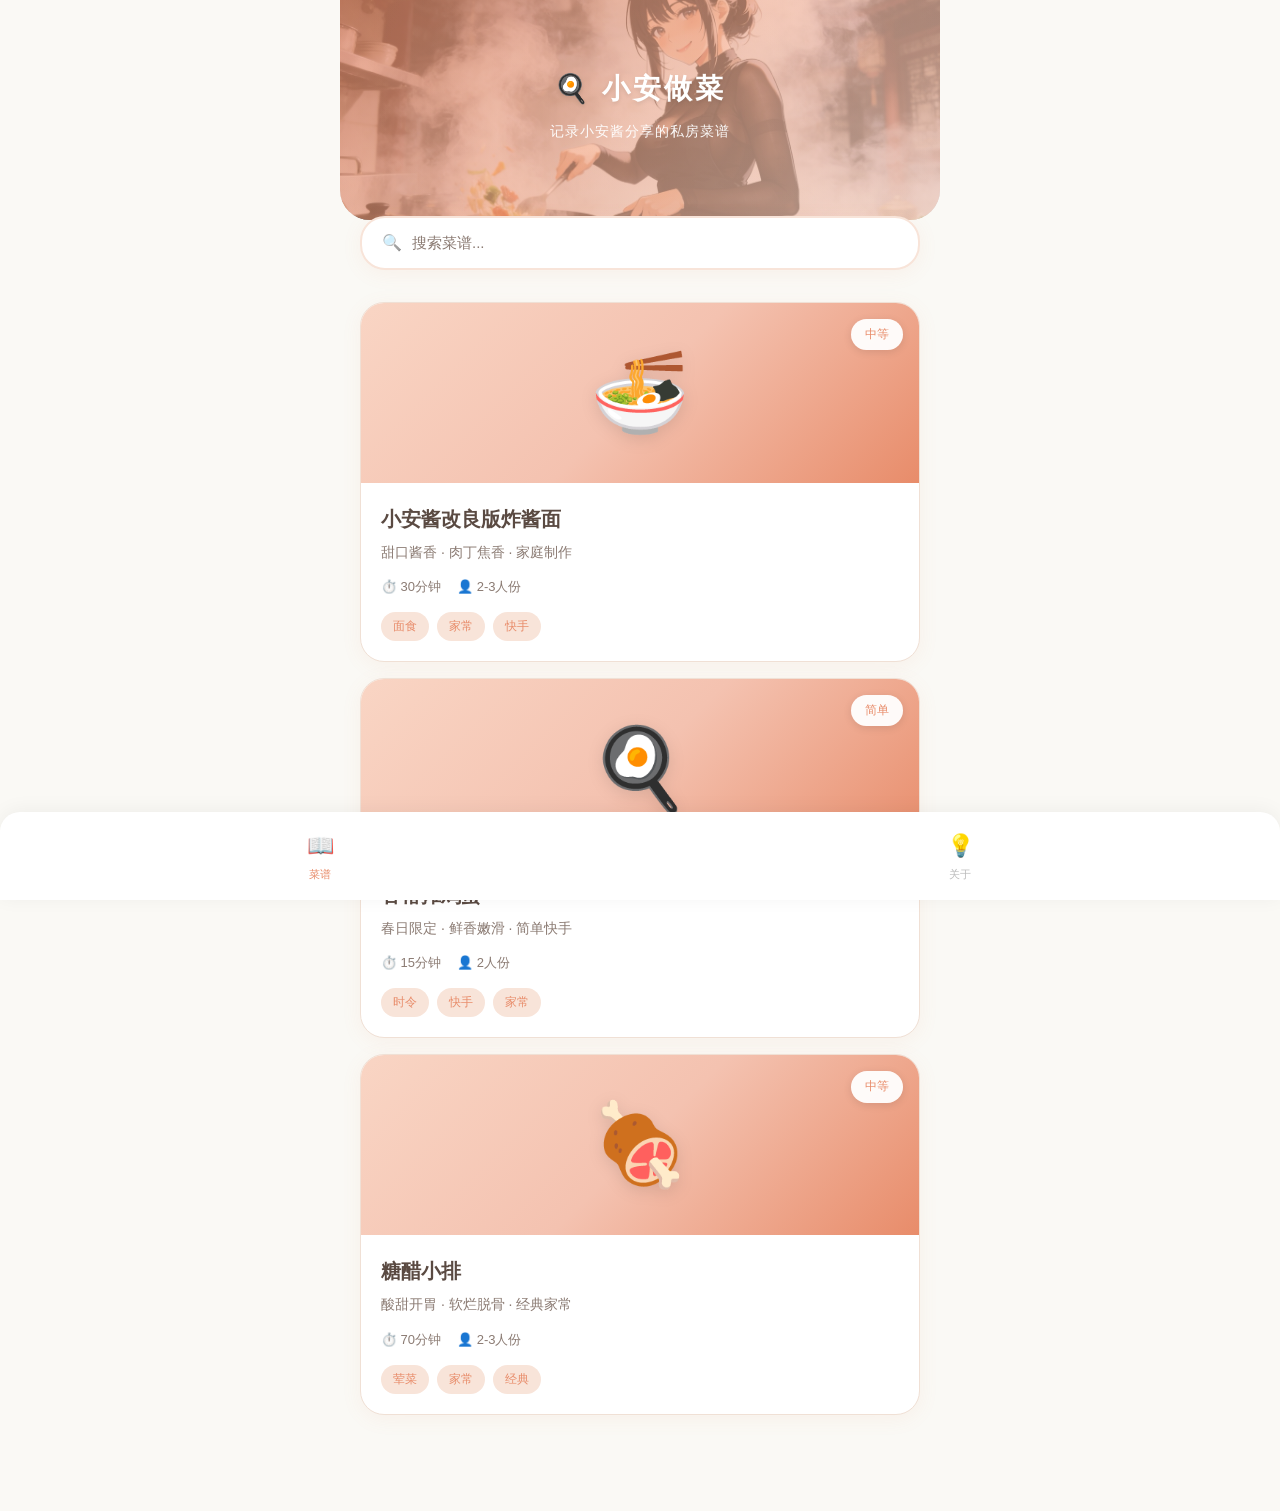
<file: index.html>
<!DOCTYPE html>
<html lang="zh-CN">
<head>
  <meta charset="UTF-8">
  <meta name="viewport" content="width=device-width, initial-scale=1.0, maximum-scale=1.0, user-scalable=no">
  <meta name="theme-color" content="#8B4513">
  <meta name="apple-mobile-web-app-capable" content="yes">
  <meta name="apple-mobile-web-app-status-bar-style" content="black-translucent">
  <meta name="apple-mobile-web-app-title" content="小安做菜">
  <title>小安做菜</title>
  <link rel="manifest" href="manifest.json">
  <link rel="stylesheet" href="css/style.css">
  <link rel="apple-touch-icon" href="icons/icon-192x192.png">
</head>
<body>
  <div class="app">
    <!-- 头部 -->
    <header class="header">
      <div class="header-bg"></div>
      <div class="header-content">
        <h1 class="logo">🍳 小安做菜</h1>
        <p class="subtitle">记录小安酱分享的私房菜谱</p>
      </div>
      <div class="header-corner">🥢</div>
    </header>

    <!-- 搜索栏 -->
    <div class="search-bar">
      <div class="search-input-wrap">
        <span class="search-icon">🔍</span>
        <input 
          type="text" 
          class="search-input" 
          id="searchInput"
          placeholder="搜索菜谱..."
          autocomplete="off"
        >
      </div>
    </div>

    <!-- 主内容 -->
    <main class="main">
      <div class="recipe-list" id="recipeList">
        <!-- 菜谱卡片将由 JS 生成 -->
      </div>
    </main>

    <!-- 底部导航 -->
    <nav class="tab-bar">
      <a href="index.html" class="tab-item active">
        <span class="tab-icon">📖</span>
        <span class="tab-text">菜谱</span>
      </a>
      <a href="#" class="tab-item" id="aboutTab">
        <span class="tab-icon">💡</span>
        <span class="tab-text">关于</span>
      </a>
    </nav>

    <!-- 关于弹窗 -->
    <div class="modal" id="aboutModal">
      <div class="modal-content">
        <div class="modal-header">
          <h3>关于小安做菜</h3>
          <button class="modal-close" id="closeModal">✕</button>
        </div>
        <div class="modal-body">
          <p>这是一个记录私房菜谱的 PWA 应用。</p>
          <p>你可以：</p>
          <ul>
            <li>将本页面添加到手机主屏幕</li>
            <li>离线查看菜谱</li>
            <li>使用跟做模式一步步烹饪</li>
          </ul>
          <div class="install-tip" id="installTip">
            <p>💡 点击浏览器菜单 → "添加到主屏幕"</p>
          </div>
        </div>
      </div>
    </div>

    <!-- 遮罩 -->
    <div class="overlay" id="overlay"></div>
  </div>

  <script src="data/recipes.js"></script>
  <script src="js/app.js"></script>
  <script>
    // 注册 Service Worker 并检查更新
    if ('serviceWorker' in navigator) {
      navigator.serviceWorker.register('js/sw.js')
        .then(reg => {
          console.log('SW registered');
          // 定期检查更新
          setInterval(() => {
            reg.update();
          }, 60000); // 每分钟检查一次
          
          // 页面可见时检查更新
          document.addEventListener('visibilitychange', () => {
            if (document.visibilityState === 'visible') {
              reg.update();
            }
          });
        })
        .catch(err => console.log('SW registration failed'));
    }
  </script>
</body>
</html>
</file>
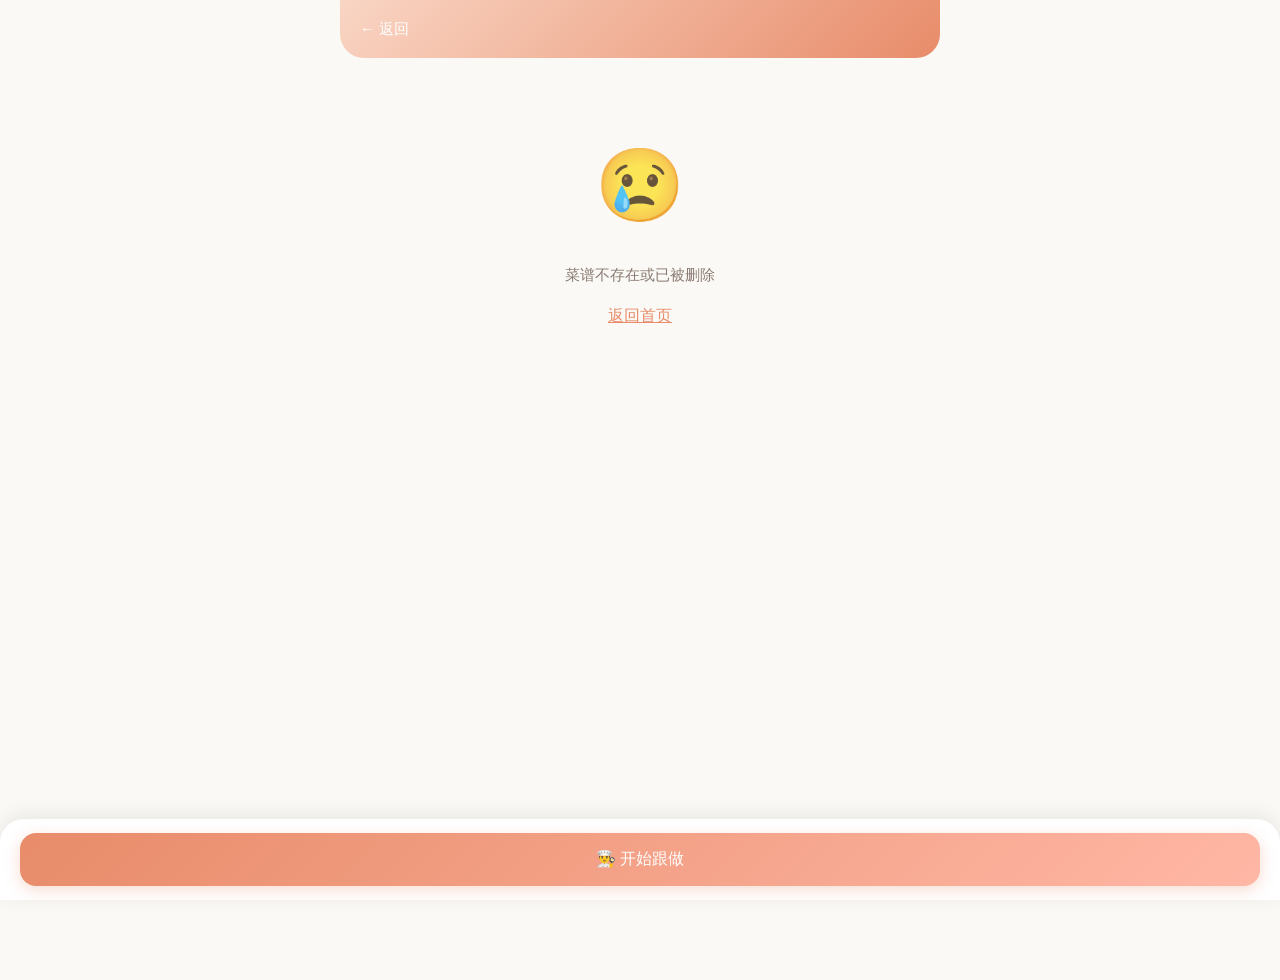
<file: recipe.html>
<!DOCTYPE html>
<html lang="zh-CN">
<head>
  <meta charset="UTF-8">
  <meta name="viewport" content="width=device-width, initial-scale=1.0, maximum-scale=1.0, user-scalable=no">
  <meta name="theme-color" content="#8B4513">
  <meta name="apple-mobile-web-app-capable" content="yes">
  <meta name="apple-mobile-web-app-status-bar-style" content="black-translucent">
  <title>菜谱详情 - 小安做菜</title>
  <link rel="manifest" href="manifest.json">
  <link rel="stylesheet" href="css/style.css">
  <link rel="apple-touch-icon" href="icons/icon-192x192.png">
</head>
<body>
  <div class="app">
    <!-- 返回按钮 -->
    <div class="back-bar">
      <a href="index.html" class="back-btn">← 返回</a>
    </div>

    <!-- 菜谱内容 -->
    <main class="recipe-detail" id="recipeDetail">
      <!-- 内容由 JS 生成 -->
    </main>

    <!-- 底部操作栏 -->
    <div class="detail-actions">
      <button class="action-btn" id="cookModeBtn">
        <span>👨‍🍳 开始跟做</span>
      </button>
    </div>

    <!-- 跟做模式 -->
    <div class="cooking-modal" id="cookingModal">
      <div class="cooking-content">
        <div class="cooking-header">
          <span class="cooking-progress" id="cookingProgress">步骤 1/3</span>
          <button class="cooking-close" id="closeCooking">✕</button>
        </div>
        
        <div class="cooking-step" id="cookingStep">
          <!-- 步骤内容由 JS 生成 -->
        </div>
        
        <div class="cooking-nav">
          <button class="nav-btn" id="prevStep">上一步</button>
          <button class="nav-btn primary" id="nextStep">下一步</button>
        </div>
      </div>
    </div>
  </div>

  <script src="data/recipes.js"></script>
  <script src="js/recipe.js"></script>
  <script>
    // Service Worker 更新检测
    if ('serviceWorker' in navigator) {
      navigator.serviceWorker.register('js/sw.js')
        .then(reg => {
          reg.update();
          // 监听更新消息
          navigator.serviceWorker.addEventListener('message', event => {
            if (event.data && event.data.type === 'UPDATE_AVAILABLE') {
              const updateBar = document.createElement('div');
              updateBar.style.cssText = `
                position: fixed;
                top: 0;
                left: 0;
                right: 0;
                background: #4caf50;
                color: white;
                padding: 12px 16px;
                display: flex;
                justify-content: space-between;
                align-items: center;
                z-index: 9999;
                font-size: 15px;
              `;
              updateBar.innerHTML = `
                <span>🎉 有新版本可用</span>
                <button onclick="location.reload()" style="background:white;color:#4caf50;border:none;padding:6px 16px;border-radius:4px;font-size:14px;cursor:pointer;">立即刷新</button>
              `;
              document.body.appendChild(updateBar);
            }
          });
        });
    }
  </script>
</body>
</html>
</file>
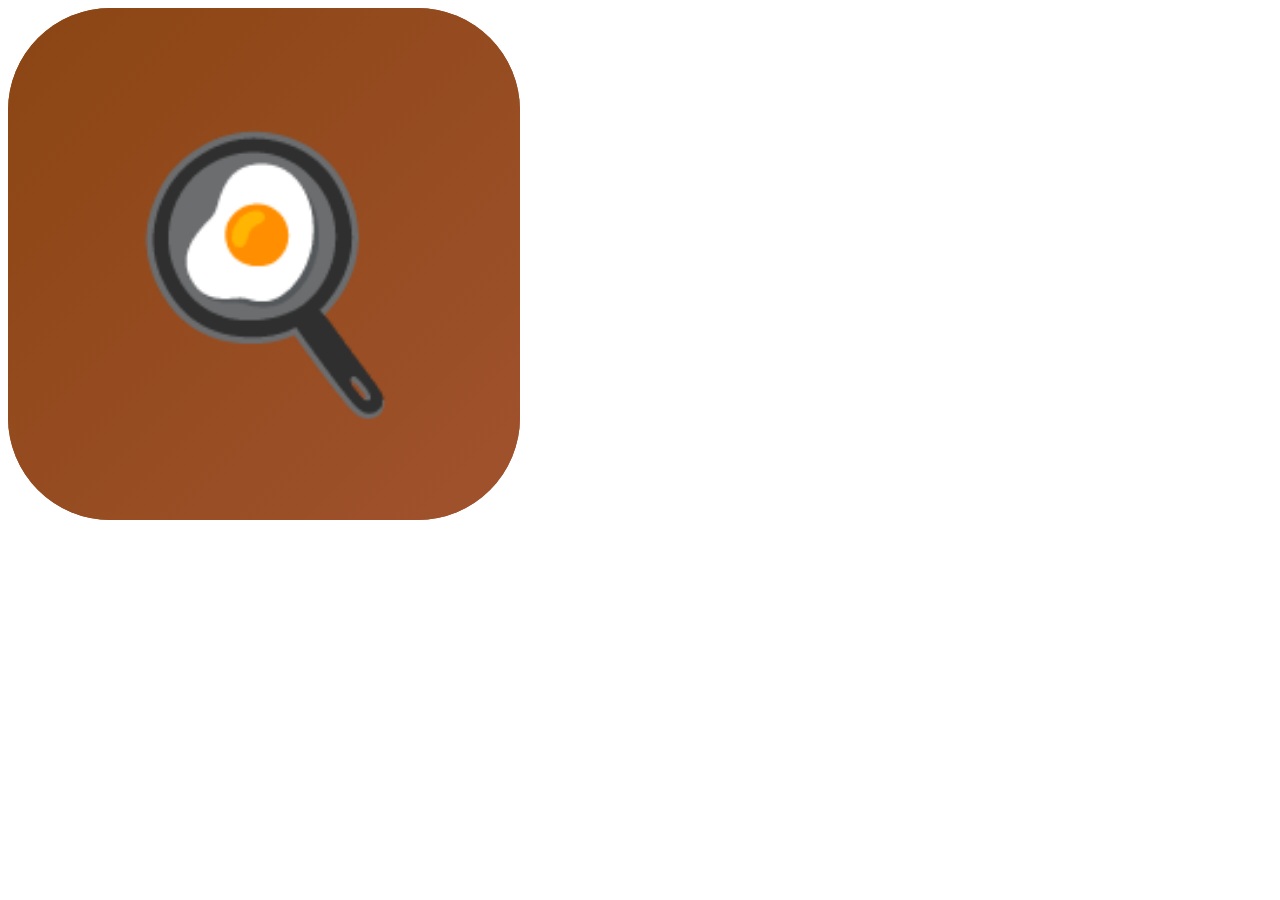
<file: icons/generate.html>
<!DOCTYPE html>
<html>
<head>
  <meta charset="UTF-8">
  <title>Generate Icons</title>
</head>
<body>
  <canvas id="canvas"></canvas>
  <script>
    const sizes = [72, 96, 128, 144, 152, 192, 384, 512];
    const canvas = document.getElementById('canvas');
    const ctx = canvas.getContext('2d');

    sizes.forEach(size => {
      canvas.width = size;
      canvas.height = size;

      // 背景
      const gradient = ctx.createLinearGradient(0, 0, size, size);
      gradient.addColorStop(0, '#8B4513');
      gradient.addColorStop(1, '#A0522D');
      ctx.fillStyle = gradient;
      ctx.fillRect(0, 0, size, size);

      // 圆角
      ctx.globalCompositeOperation = 'destination-in';
      ctx.beginPath();
      ctx.roundRect(0, 0, size, size, size * 0.2);
      ctx.fill();
      ctx.globalCompositeOperation = 'source-over';

      // 重新填充背景（因为圆角会切掉）
      ctx.fillStyle = gradient;
      ctx.fill();

      // 画图标
      ctx.font = `${size * 0.5}px Arial`;
      ctx.textAlign = 'center';
      ctx.textBaseline = 'middle';
      ctx.fillText('🍳', size / 2, size / 2 + size * 0.05);

      // 保存
      const link = document.createElement('a');
      link.download = `icon-${size}x${size}.png`;
      link.href = canvas.toDataURL();
      link.click();
    });

    console.log('Icons generated!');
  </script>
</body>
</html>
</file>
<file: css/style.css>
/* ===== 日系温暖风格 - 小安做菜 ===== */
:root {
  --primary: #e88c6a;
  --primary-light: #f4a584;
  --secondary: #f8e4d9;
  --bg: #faf9f5;
  --card-bg: #ffffff;
  --text: #5a4a42;
  --text-light: #8b7b73;
  --border: #f0e0d5;
  --highlight: #ffe4d6;
  --tip-bg: #fff5f0;
  --tip-border: #e88c6a;
  --accent: #ffb7a5;
  --shadow: 0 4px 20px rgba(232, 140, 106, 0.08);
  --shadow-hover: 0 8px 30px rgba(232, 140, 106, 0.15);
}

* {
  margin: 0;
  padding: 0;
  box-sizing: border-box;
  -webkit-tap-highlight-color: transparent;
}

html {
  font-size: 16px;
  -webkit-text-size-adjust: 100%;
  color-scheme: light;
}

@media (prefers-color-scheme: dark) {
  :root {
    --bg: #faf9f5;
    --card-bg: #ffffff;
    --text: #5a4a42;
    --text-light: #8b7b73;
  }
}

body {
  font-family: -apple-system, BlinkMacSystemFont, 'Segoe UI', 'PingFang SC', 'Hiragino Sans GB', 'Microsoft YaHei', 'Noto Sans JP', sans-serif;
  background: var(--bg);
  color: var(--text);
  line-height: 1.6;
  min-height: 100vh;
  padding-bottom: 80px;
}

.app {
  max-width: 600px;
  margin: 0 auto;
  min-height: 100vh;
}

/* ===== 头部 - 厨娘图片铺满背景 ===== */
.header {
  position: relative;
  padding: 30px 20px 40px;
  text-align: center;
  color: #fff;
  border-radius: 0 0 30px 30px;
  overflow: hidden;
  min-height: 220px;
  display: flex;
  align-items: center;
  justify-content: center;
}

.header-bg {
  position: absolute;
  top: 0;
  left: 0;
  right: 0;
  bottom: 0;
  background-image: url('../images/chef2.png');
  background-size: cover;
  background-position: center;
  background-repeat: no-repeat;
  z-index: 0;
}

.header-bg::after {
  content: '';
  position: absolute;
  top: 0;
  left: 0;
  right: 0;
  bottom: 0;
  background: linear-gradient(135deg, rgba(232, 140, 106, 0.7) 0%, rgba(244, 165, 132, 0.6) 50%, rgba(249, 213, 196, 0.7) 100%);
  z-index: 1;
}

.header::before {
  content: '';
  position: absolute;
  top: -50%;
  left: -50%;
  width: 200%;
  height: 200%;
  background: radial-gradient(circle, rgba(255,255,255,0.1) 0%, transparent 60%);
  pointer-events: none;
  z-index: 2;
}

.chef-avatar {
  display: none;
}

.header-content {
  position: relative;
  z-index: 3;
}

/* 右下角装饰 - 覆盖水印 */
.header-corner {
  display: none;
}

.logo {
  font-size: 28px;
  font-weight: 600;
  margin-bottom: 8px;
  letter-spacing: 3px;
  text-shadow: 0 2px 4px rgba(0,0,0,0.1);
  position: relative;
}

.header .subtitle {
  font-size: 14px;
  opacity: 0.95;
  font-weight: 400;
  letter-spacing: 1px;
}

/* ===== 搜索栏 ===== */
.search-bar {
  padding: 16px 20px;
  background: transparent;
  margin-top: -20px;
  position: relative;
  z-index: 10;
}

.search-input-wrap {
  display: flex;
  align-items: center;
  background: #fff;
  border-radius: 25px;
  padding: 12px 20px;
  box-shadow: var(--shadow);
  border: 2px solid var(--secondary);
}

.search-icon {
  font-size: 16px;
  margin-right: 10px;
  opacity: 0.6;
}

.search-input {
  flex: 1;
  background: transparent;
  border: none;
  color: var(--text);
  font-size: 15px;
  outline: none;
}

.search-input::placeholder {
  color: var(--text-light);
}

/* ===== 主内容 ===== */
.main {
  padding: 16px 20px;
}

/* ===== 菜谱卡片 - 柔和圆角 ===== */
.recipe-list {
  display: flex;
  flex-direction: column;
  gap: 16px;
}

.recipe-card {
  background: var(--card-bg);
  border-radius: 24px;
  overflow: hidden;
  box-shadow: var(--shadow);
  text-decoration: none;
  color: inherit;
  display: block;
  transition: all 0.3s ease;
  border: 1px solid var(--border);
}

.recipe-card:hover {
  transform: translateY(-4px);
  box-shadow: var(--shadow-hover);
}

.recipe-card:active {
  transform: scale(0.98);
}

.card-cover {
  height: 180px;
  background: linear-gradient(135deg, #f9d5c4 0%, #f4c2b0 50%, #e88c6a 100%);
  display: flex;
  align-items: center;
  justify-content: center;
  position: relative;
}

.card-emoji {
  font-size: 80px;
  filter: drop-shadow(0 4px 8px rgba(0,0,0,0.1));
}

.card-badge {
  position: absolute;
  top: 16px;
  right: 16px;
  background: rgba(255,255,255,0.95);
  color: var(--primary);
  font-size: 12px;
  padding: 6px 14px;
  border-radius: 20px;
  font-weight: 500;
  box-shadow: 0 2px 8px rgba(0,0,0,0.1);
}

.card-content {
  padding: 20px;
}

.card-title {
  font-size: 20px;
  font-weight: 600;
  margin-bottom: 6px;
  color: var(--text);
}

.card-subtitle {
  font-size: 14px;
  color: var(--text-light);
  margin-bottom: 14px;
}

.card-meta {
  display: flex;
  gap: 16px;
  margin-bottom: 14px;
}

.meta-item {
  font-size: 13px;
  color: var(--text-light);
}

.card-tags {
  display: flex;
  flex-wrap: wrap;
  gap: 8px;
}

.tag {
  font-size: 12px;
  color: var(--primary);
  background: var(--secondary);
  padding: 5px 12px;
  border-radius: 15px;
  font-weight: 500;
}

/* ===== 底部导航 ===== */
.tab-bar {
  position: fixed;
  bottom: 0;
  left: 0;
  right: 0;
  background: #fff;
  display: flex;
  justify-content: space-around;
  padding: 10px 0;
  padding-bottom: calc(10px + env(safe-area-inset-bottom));
  box-shadow: 0 -2px 20px rgba(0,0,0,0.05);
  z-index: 100;
  border-radius: 20px 20px 0 0;
}

.tab-item {
  display: flex;
  flex-direction: column;
  align-items: center;
  text-decoration: none;
  color: #bbb;
  padding: 6px 24px;
  transition: all 0.2s;
}

.tab-item.active {
  color: var(--primary);
}

.tab-icon {
  font-size: 22px;
  margin-bottom: 3px;
}

.tab-text {
  font-size: 11px;
  font-weight: 500;
}

/* ===== 弹窗 ===== */
.modal, .overlay {
  display: none;
  position: fixed;
}

.modal {
  top: 50%;
  left: 50%;
  transform: translate(-50%, -50%);
  background: var(--card-bg);
  border-radius: 24px;
  width: 88%;
  max-width: 360px;
  z-index: 200;
  box-shadow: 0 25px 80px rgba(0,0,0,0.15);
}

.modal.show, .overlay.show {
  display: block;
}

.overlay {
  top: 0;
  left: 0;
  right: 0;
  bottom: 0;
  background: rgba(90, 74, 66, 0.4);
  z-index: 150;
  backdrop-filter: blur(4px);
}

.modal-header {
  display: flex;
  justify-content: space-between;
  align-items: center;
  padding: 20px 24px;
  border-bottom: 1px solid var(--border);
}

.modal-header h3 {
  font-size: 18px;
  color: var(--text);
  font-weight: 600;
}

.modal-close {
  background: none;
  border: none;
  font-size: 20px;
  color: #ccc;
  cursor: pointer;
  padding: 4px;
  transition: color 0.2s;
}

.modal-close:hover {
  color: var(--text);
}

.modal-body {
  padding: 24px;
}

.modal-body p {
  margin-bottom: 14px;
  color: var(--text);
  line-height: 1.7;
}

.modal-body ul {
  margin-left: 20px;
  margin-bottom: 18px;
}

.modal-body li {
  margin-bottom: 10px;
  color: var(--text-light);
}

.install-tip {
  background: var(--secondary);
  border-radius: 12px;
  padding: 14px 18px;
  margin-top: 18px;
}

.install-tip p {
  margin: 0;
  color: var(--primary);
  font-size: 14px;
  font-weight: 500;
}

/* ===== 详情页 ===== */
.back-bar {
  background: linear-gradient(135deg, #f9d5c4 0%, #e88c6a 100%);
  padding: 16px 20px;
  padding-top: calc(16px + env(safe-area-inset-top));
  border-radius: 0 0 24px 24px;
}

.back-btn {
  color: #fff;
  text-decoration: none;
  font-size: 15px;
  display: inline-flex;
  align-items: center;
  gap: 6px;
  font-weight: 500;
}

.recipe-detail {
  padding: 0 20px 100px;
}

.detail-header {
  background: var(--card-bg);
  margin: 16px 0;
  border-radius: 24px;
  overflow: hidden;
  box-shadow: var(--shadow);
  border: 1px solid var(--border);
}

.detail-cover {
  height: 220px;
  background: linear-gradient(135deg, #f9d5c4 0%, #f4c2b0 50%, #e88c6a 100%);
  display: flex;
  align-items: center;
  justify-content: center;
}

.detail-emoji {
  font-size: 100px;
  filter: drop-shadow(0 4px 12px rgba(0,0,0,0.1));
}

.detail-info {
  padding: 24px;
}

.detail-title {
  font-size: 24px;
  font-weight: 600;
  margin-bottom: 6px;
  color: var(--text);
}

.detail-subtitle {
  font-size: 15px;
  color: var(--text-light);
  margin-bottom: 20px;
}

.detail-stats {
  display: flex;
  justify-content: space-around;
  padding: 18px 0;
  border-top: 1px solid var(--border);
  border-bottom: 1px solid var(--border);
  margin-bottom: 18px;
}

.stat {
  text-align: center;
}

.stat-value {
  display: block;
  font-size: 22px;
  font-weight: 600;
  color: var(--primary);
  margin-bottom: 4px;
}

.stat-label {
  font-size: 12px;
  color: var(--text-light);
}

.detail-tags {
  display: flex;
  flex-wrap: wrap;
  gap: 8px;
}

/* ===== 内容区块 ===== */
.section {
  background: var(--card-bg);
  margin: 16px 0;
  padding: 24px;
  border-radius: 24px;
  box-shadow: var(--shadow);
  border: 1px solid var(--border);
}

.section-title {
  display: flex;
  align-items: center;
  gap: 10px;
  margin-bottom: 20px;
}

.section-title::before {
  content: '';
  width: 4px;
  height: 24px;
  background: linear-gradient(180deg, var(--primary) 0%, var(--accent) 100%);
  border-radius: 2px;
}

.section-title h2 {
  font-size: 18px;
  color: var(--text);
  font-weight: 600;
}

/* ===== 材料清单 - 柔和卡片 ===== */
.ingredient-group {
  margin-bottom: 20px;
}

.ingredient-group:last-child {
  margin-bottom: 0;
}

.group-title {
  font-size: 15px;
  font-weight: 600;
  color: var(--primary);
  margin-bottom: 12px;
  padding-left: 12px;
  border-left: 3px solid var(--accent);
}

.ingredient-item {
  display: flex;
  justify-content: space-between;
  align-items: center;
  padding: 14px 16px;
  background: var(--bg);
  border-radius: 14px;
  margin-bottom: 10px;
  transition: all 0.2s;
}

.ingredient-item:hover {
  background: var(--secondary);
}

.ingredient-item:last-child {
  margin-bottom: 0;
}

.ingredient-name {
  font-size: 15px;
  color: var(--text);
  font-weight: 500;
}

.ingredient-amount {
  font-size: 14px;
  color: var(--text-light);
}

/* ===== 步骤 - 柔和风格 ===== */
.step-card {
  background: var(--bg);
  border-radius: 20px;
  padding: 20px;
  margin-bottom: 14px;
  border: 1px solid var(--border);
}

.step-card:last-child {
  margin-bottom: 0;
}

.step-header {
  display: flex;
  align-items: center;
  gap: 14px;
  margin-bottom: 16px;
}

.step-num {
  width: 36px;
  height: 36px;
  background: linear-gradient(135deg, var(--primary) 0%, var(--accent) 100%);
  color: #fff;
  border-radius: 50%;
  display: flex;
  align-items: center;
  justify-content: center;
  font-size: 15px;
  font-weight: 600;
  flex-shrink: 0;
  box-shadow: 0 4px 12px rgba(232, 140, 106, 0.3);
}

.step-title {
  font-size: 17px;
  font-weight: 600;
  color: var(--text);
}

.step-body {
  padding-left: 50px;
}

.step-item {
  display: flex;
  gap: 10px;
  margin-bottom: 12px;
  font-size: 15px;
  line-height: 1.7;
}

.step-item:last-child {
  margin-bottom: 0;
}

.step-dot {
  color: var(--accent);
  font-weight: bold;
  font-size: 18px;
}

.step-tip {
  margin-top: 14px;
  background: var(--tip-bg);
  border-left: 4px solid var(--tip-border);
  padding: 14px 16px;
  border-radius: 0 12px 12px 0;
  font-size: 14px;
  color: var(--primary);
  font-weight: 500;
}

/* ===== 小贴士 ===== */
.tips-list {
  margin-bottom: 16px;
}

.tip-item {
  margin-bottom: 16px;
  padding-bottom: 16px;
  border-bottom: 1px solid var(--border);
}

.tip-item:last-child {
  margin-bottom: 0;
  padding-bottom: 0;
  border-bottom: none;
}

.tip-title {
  font-weight: 600;
  color: var(--text);
  margin-bottom: 8px;
  font-size: 15px;
  display: flex;
  align-items: center;
  gap: 6px;
}

.tip-title::before {
  content: '✨';
}

.tip-content {
  color: var(--text-light);
  font-size: 14px;
  line-height: 1.7;
}

.key-points {
  background: var(--tip-bg);
  border-radius: 16px;
  padding: 18px 20px;
  font-size: 14px;
  color: var(--primary);
  line-height: 1.8;
  font-weight: 500;
}

/* ===== 引用 ===== */
.quote-section {
  background: linear-gradient(135deg, var(--secondary) 0%, #fff 100%);
  margin: 16px 0;
  padding: 30px 24px;
  border-radius: 24px;
  text-align: center;
  border: 1px solid var(--border);
}

.quote-text {
  display: block;
  font-size: 17px;
  color: var(--primary);
  font-style: italic;
  margin-bottom: 12px;
  font-weight: 500;
}

.quote-author {
  font-size: 14px;
  color: var(--text-light);
}

/* ===== 底部操作栏 ===== */
.detail-actions {
  position: fixed;
  bottom: 0;
  left: 0;
  right: 0;
  background: #fff;
  padding: 14px 20px;
  padding-bottom: calc(14px + env(safe-area-inset-bottom));
  box-shadow: 0 -4px 20px rgba(0,0,0,0.08);
  display: flex;
  gap: 12px;
  z-index: 50;
  border-radius: 24px 24px 0 0;
}

.action-btn {
  flex: 1;
  background: linear-gradient(135deg, var(--primary) 0%, var(--accent) 100%);
  color: #fff;
  border: none;
  padding: 16px 0;
  border-radius: 16px;
  font-size: 16px;
  cursor: pointer;
  display: flex;
  align-items: center;
  justify-content: center;
  gap: 6px;
  font-weight: 500;
  box-shadow: 0 4px 16px rgba(232, 140, 106, 0.3);
  transition: all 0.2s;
}

.action-btn:hover {
  transform: translateY(-2px);
  box-shadow: 0 6px 20px rgba(232, 140, 106, 0.4);
}

.action-btn:active {
  transform: scale(0.98);
}

/* ===== 跟做模式 ===== */
.cooking-modal {
  display: none;
  position: fixed;
  top: 0;
  left: 0;
  right: 0;
  bottom: 0;
  background: var(--bg);
  z-index: 300;
  flex-direction: column;
}

.cooking-modal.show {
  display: flex;
}

.cooking-content {
  flex: 1;
  display: flex;
  flex-direction: column;
  overflow: hidden;
}

.cooking-header {
  background: linear-gradient(135deg, var(--primary) 0%, var(--accent) 100%);
  color: #fff;
  padding: 20px 24px;
  padding-top: calc(20px + env(safe-area-inset-top));
  display: flex;
  justify-content: space-between;
  align-items: center;
  border-radius: 0 0 24px 24px;
}

.cooking-progress {
  font-size: 15px;
  font-weight: 500;
}

.cooking-close {
  background: none;
  border: none;
  color: #fff;
  font-size: 24px;
  cursor: pointer;
  padding: 4px;
}

.cooking-step {
  flex: 1;
  overflow-y: auto;
  padding: 24px;
}

.cooking-step-content {
  background: var(--card-bg);
  border-radius: 24px;
  padding: 28px;
  box-shadow: var(--shadow);
  border: 1px solid var(--border);
}

.cooking-step-title {
  display: flex;
  align-items: center;
  gap: 16px;
  margin-bottom: 24px;
}

.cooking-step-number {
  width: 52px;
  height: 52px;
  background: linear-gradient(135deg, var(--primary) 0%, var(--accent) 100%);
  color: #fff;
  border-radius: 50%;
  display: flex;
  align-items: center;
  justify-content: center;
  font-size: 22px;
  font-weight: 600;
  flex-shrink: 0;
  box-shadow: 0 4px 16px rgba(232, 140, 106, 0.3);
}

.cooking-step-name {
  font-size: 22px;
  font-weight: 600;
  color: var(--text);
}

.cooking-items {
  margin-bottom: 20px;
}

.cooking-item {
  display: flex;
  gap: 12px;
  margin-bottom: 14px;
  font-size: 16px;
  line-height: 1.8;
}

.cooking-nav {
  background: #fff;
  padding: 18px 24px;
  padding-bottom: calc(18px + env(safe-area-inset-bottom));
  display: flex;
  gap: 14px;
  box-shadow: 0 -4px 20px rgba(0,0,0,0.06);
  border-radius: 24px 24px 0 0;
}

.nav-btn {
  flex: 1;
  background: var(--bg);
  color: var(--text);
  border: none;
  padding: 16px 0;
  border-radius: 16px;
  font-size: 16px;
  cursor: pointer;
  font-weight: 500;
  transition: all 0.2s;
}

.nav-btn:hover {
  background: var(--secondary);
}

.nav-btn.primary {
  background: linear-gradient(135deg, var(--primary) 0%, var(--accent) 100%);
  color: #fff;
  box-shadow: 0 4px 16px rgba(232, 140, 106, 0.3);
}

.nav-btn:disabled {
  opacity: 0.4;
  cursor: not-allowed;
}

/* ===== 高亮文本 ===== */
.highlight {
  background: var(--highlight);
  padding: 2px 8px;
  border-radius: 6px;
  font-weight: 500;
  color: var(--primary);
}

/* ===== 比例盒 ===== */
.ratio-box {
  background: linear-gradient(135deg, var(--primary) 0%, var(--accent) 100%);
  color: #fff;
  padding: 18px 20px;
  border-radius: 16px;
  text-align: center;
  margin: 14px 0;
  box-shadow: 0 4px 16px rgba(232, 140, 106, 0.25);
}

.ratio-box strong {
  font-size: 16px;
  display: block;
  margin-bottom: 6px;
}

.ratio-box small {
  font-size: 13px;
  opacity: 0.9;
}

/* ===== 空状态 ===== */
.empty-state {
  text-align: center;
  padding: 70px 20px;
  color: var(--text-light);
}

.empty-state .emoji {
  font-size: 72px;
  margin-bottom: 20px;
  opacity: 0.8;
}

.empty-state p {
  font-size: 15px;
}

/* ===== 更新提示条 ===== */
.update-bar {
  position: fixed;
  top: 0;
  left: 0;
  right: 0;
  background: linear-gradient(135deg, #81c784 0%, #66bb6a 100%);
  color: white;
  padding: 14px 20px;
  display: flex;
  justify-content: space-between;
  align-items: center;
  z-index: 9999;
  font-size: 15px;
  box-shadow: 0 4px 16px rgba(0,0,0,0.1);
  font-weight: 500;
}

.update-bar button {
  background: white;
  color: #4caf50;
  border: none;
  padding: 8px 18px;
  border-radius: 20px;
  font-size: 14px;
  cursor: pointer;
  font-weight: 600;
  box-shadow: 0 2px 8px rgba(0,0,0,0.1);
}
</file>
